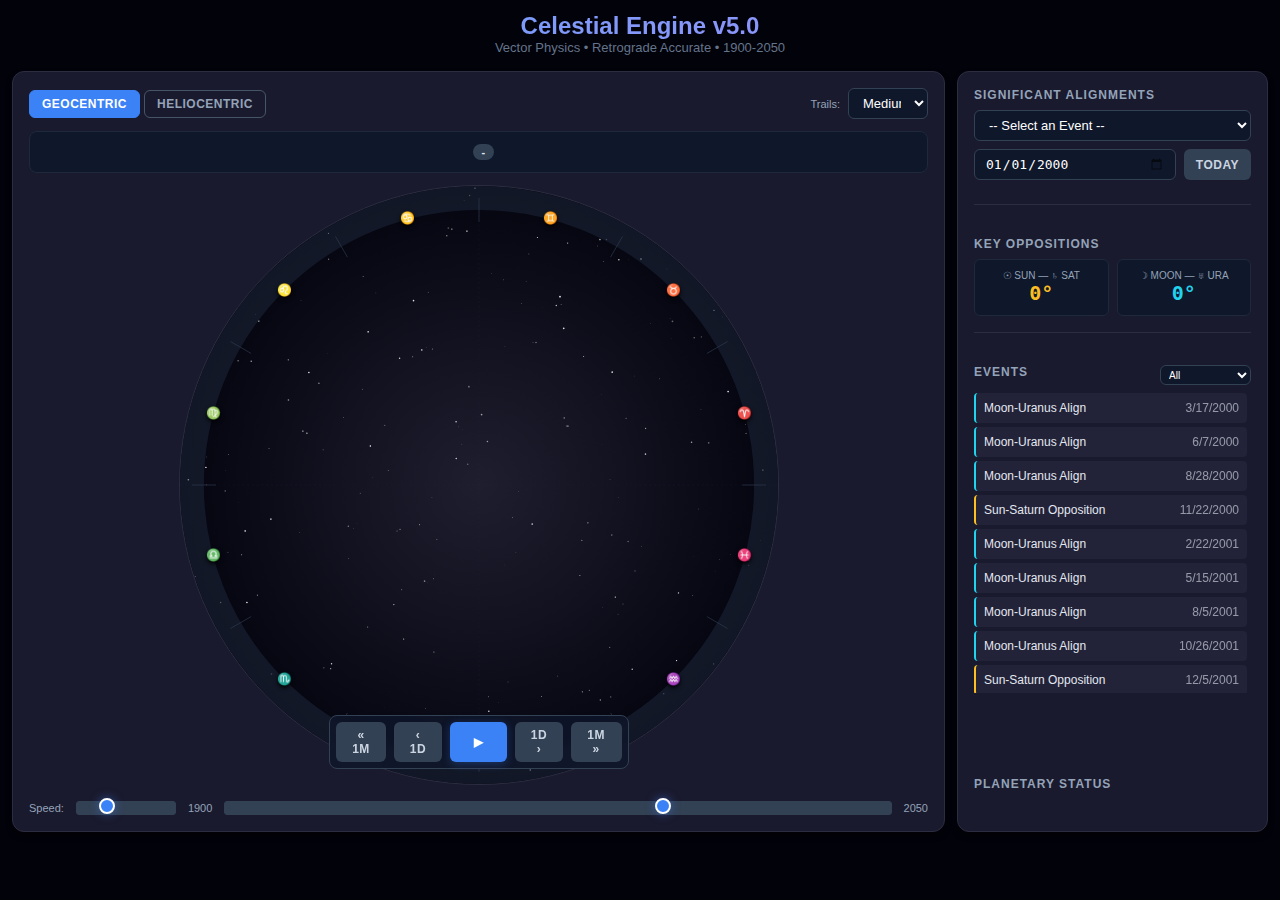
<file: celestial_simulator.html>
<!DOCTYPE html>
<html lang="en">

<head>
    <meta charset="UTF-8">
    <meta name="viewport" content="width=device-width, initial-scale=1.0">
    <title>Celestial Simulator v5 - Vector Physics Engine</title>
    <style>
        :root {
            --bg-color: #050510;
            --card-bg: #1a1a2e;
            --accent: #3b82f6;
        }

        * {
            box-sizing: border-box;
            margin: 0;
            padding: 0;
        }

        body {
            background: #02020a;
            color: #e2e8f0;
            font-family: -apple-system, BlinkMacSystemFont, 'Segoe UI', Roboto, sans-serif;
            min-height: 100vh;
            padding: 12px;
            overflow-x: hidden;
        }

        .container {
            max-width: 1400px;
            margin: 0 auto;
        }

        /* Layout */
        .grid {
            display: grid;
            grid-template-columns: 1fr;
            gap: 12px;
        }

        @media (min-width: 1024px) {
            .grid {
                grid-template-columns: 3fr 1fr;
            }
        }

        /* UI Components */
        .card {
            background: var(--card-bg);
            border-radius: 12px;
            padding: 16px;
            border: 1px solid #2d2d42;
            box-shadow: 0 4px 6px -1px rgba(0, 0, 0, 0.5);
        }

        .header {
            text-align: center;
            margin-bottom: 16px;
            position: relative;
        }

        .header h1 {
            font-size: 24px;
            font-weight: 700;
            background: linear-gradient(to right, #60a5fa, #a78bfa);
            -webkit-background-clip: text;
            -webkit-text-fill-color: transparent;
        }

        /* Controls */
        button {
            padding: 6px 12px;
            border: none;
            border-radius: 6px;
            cursor: pointer;
            font-size: 12px;
            font-weight: 600;
            transition: all 0.2s;
            text-transform: uppercase;
            letter-spacing: 0.5px;
        }

        button:hover {
            filter: brightness(1.2);
            transform: translateY(-1px);
        }

        button:active {
            transform: translateY(0);
        }

        .btn-primary {
            background: #3b82f6;
            color: white;
            box-shadow: 0 2px 10px rgba(59, 130, 246, 0.3);
        }

        .btn-secondary {
            background: #334155;
            color: #cbd5e1;
        }

        .btn-yellow {
            background: #b45309;
            color: white;
        }

        .btn-cyan {
            background: #0e7490;
            color: white;
        }

        .btn-outline {
            background: transparent;
            border: 1px solid #475569;
            color: #94a3b8;
        }

        .btn-outline.active {
            background: #3b82f6;
            border-color: #3b82f6;
            color: white;
        }

        input,
        select {
            padding: 6px 10px;
            border: 1px solid #334155;
            border-radius: 6px;
            background: #0f172a;
            color: white;
            font-size: 13px;
            outline: none;
            color-scheme: dark;
        }

        input[type="date"]::-webkit-calendar-picker-indicator {
            cursor: pointer;
            filter: invert(1);
            opacity: 0.6;
        }

        input[type="date"]::-webkit-calendar-picker-indicator:hover {
            opacity: 1;
        }

        /* Displays */
        .date-display {
            font-size: 28px;
            font-family: 'Courier New', monospace;
            font-weight: bold;
            text-align: center;
            padding: 12px;
            background: #0f172a;
            border-radius: 8px;
            margin-bottom: 12px;
            border: 1px solid #1e293b;
            display: flex;
            justify-content: center;
            align-items: center;
            gap: 10px;
        }

        .era-badge {
            font-size: 11px;
            padding: 2px 8px;
            border-radius: 12px;
            font-family: sans-serif;
            text-transform: uppercase;
            letter-spacing: 0.5px;
        }

        /* Visualization Area */
        .sim-container {
            position: relative;
            aspect-ratio: 1/1;
            max-height: 600px;
            margin: 0 auto;
        }

        .orbital-container {
            width: 100%;
            height: 100%;
            background: radial-gradient(circle at center, #1e1e2f 0%, #050510 70%);
            border-radius: 50%;
            border: 1px solid #2d2d42;
            position: relative;
            overflow: hidden;
        }

        /* SVG Elements */
        text {
            font-family: sans-serif;
            pointer-events: none;
            text-shadow: 0 2px 4px black;
        }

        .planet-circle {
            transition: r 0.2s;
            cursor: pointer;
        }

        .planet-circle:hover {
            r: 8 !important;
            stroke: white;
            stroke-width: 2px;
        }

        .orbit-path {
            fill: none;
            stroke: #334155;
            stroke-width: 1;
            stroke-dasharray: 4, 4;
            opacity: 0.3;
        }

        .trail {
            fill: none;
            stroke-linecap: round;
            stroke-linejoin: round;
            pointer-events: none;
            mix-blend-mode: screen;
        }

        /* Sidebar Elements */
        .panel-section {
            margin-bottom: 16px;
            padding-bottom: 16px;
            border-bottom: 1px solid #2d2d42;
        }

        .panel-section:last-child {
            border: none;
        }

        .panel-title {
            font-size: 12px;
            text-transform: uppercase;
            color: #94a3b8;
            margin-bottom: 8px;
            font-weight: 700;
            letter-spacing: 1px;
        }

        .sep-grid {
            display: grid;
            grid-template-columns: 1fr 1fr;
            gap: 8px;
        }

        .sep-box {
            background: #0f172a;
            padding: 10px;
            border-radius: 6px;
            text-align: center;
            border: 1px solid #1e293b;
            transition: all 0.3s;
        }

        .sep-box.active {
            border-color: #fbbf24;
            background: rgba(251, 191, 36, 0.1);
            box-shadow: 0 0 15px rgba(251, 191, 36, 0.1);
        }

        .sep-val {
            font-size: 20px;
            font-family: monospace;
            font-weight: bold;
        }

        .event-list {
            max-height: 300px;
            overflow-y: auto;
            padding-right: 4px;
        }

        .event-item {
            padding: 8px;
            margin-bottom: 4px;
            border-radius: 4px;
            cursor: pointer;
            display: flex;
            justify-content: space-between;
            font-size: 12px;
            background: #222238;
            border-left: 2px solid transparent;
            transition: all 0.2s;
        }

        .event-item:hover {
            background: #2d2d48;
            transform: translateX(2px);
        }

        .event-item.active {
            background: #312e81;
            border-left-color: #818cf8;
        }

        .event-item.sun {
            border-left-color: #fbbf24;
        }

        .event-item.moon {
            border-left-color: #22d3ee;
        }

        /* Tooltip */
        #tooltip {
            position: absolute;
            pointer-events: none;
            background: rgba(0, 0, 0, 0.8);
            border: 1px solid #475569;
            padding: 6px 10px;
            border-radius: 4px;
            font-size: 11px;
            color: white;
            z-index: 100;
            opacity: 0;
            transition: opacity 0.2s;
        }

        /* Timeline */
        input[type=range] {
            width: 100%;
            height: 6px;
            background: #334155;
            border-radius: 3px;
            -webkit-appearance: none;
            cursor: pointer;
        }

        input[type=range]::-webkit-slider-thumb {
            -webkit-appearance: none;
            width: 16px;
            height: 16px;
            background: #3b82f6;
            border-radius: 50%;
            border: 2px solid white;
            box-shadow: 0 0 10px rgba(59, 130, 246, 0.5);
            margin-top: -5px;
        }

        input[type=range]::-moz-range-track {
            width: 100%;
            height: 6px;
            background: #334155;
            border-radius: 3px;
        }

        /* Retrograde Indicator */
        .retro-badge {
            font-size: 10px;
            background: #ef4444;
            color: white;
            padding: 1px 4px;
            border-radius: 3px;
            opacity: 0;
            transition: opacity 0.3s;
        }

        .retro-badge.visible {
            opacity: 1;
        }

        /* Scrollbar */
        ::-webkit-scrollbar {
            width: 6px;
        }

        ::-webkit-scrollbar-track {
            background: #0f172a;
        }

        ::-webkit-scrollbar-thumb {
            background: #334155;
            border-radius: 3px;
        }

        ::-webkit-scrollbar-thumb:hover {
            background: #475569;
        }
    </style>
</head>

<body>

    <div class="container">
        <div class="header">
            <h1>Celestial Engine v5.0</h1>
            <p style="color: #64748b; font-size: 13px;">Vector Physics • Retrograde Accurate • 1900-2050</p>
        </div>

        <div class="grid">
            <div class="card">
                <div
                    style="display: flex; justify-content: space-between; align-items: center; margin-bottom: 12px; flex-wrap: wrap; gap: 10px;">
                    <div style="display: flex; gap: 4px;">
                        <button class="btn-outline active" id="viewGeo" onclick="setViewMode('geo')">Geocentric</button>
                        <button class="btn-outline" id="viewHelio" onclick="setViewMode('helio')">Heliocentric</button>
                    </div>
                    <div style="display: flex; gap: 8px; align-items: center;">
                        <span style="font-size: 11px; color: #94a3b8;">Trails:</span>
                        <select onchange="setTrailLength(this.value)" style="width: 80px;">
                            <option value="0">Off</option>
                            <option value="50">Short</option>
                            <option value="150" selected>Medium</option>
                            <option value="400">Long</option>
                        </select>
                    </div>
                </div>

                <div class="date-display">
                    <span id="dateDisplay"></span>
                    <span id="eraBadge" class="era-badge" style="background: #334155;">-</span>
                </div>

                <div class="sim-container">
                    <div id="tooltip"></div>
                    <div class="orbital-container">
                        <svg id="solarSystem" viewBox="0 0 1000 1000" style="width: 100%; height: 100%;">
                            <defs>
                                <filter id="glow" x="-50%" y="-50%" width="200%" height="200%">
                                    <feGaussianBlur stdDeviation="4" result="coloredBlur" />
                                    <feMerge>
                                        <feMergeNode in="coloredBlur" />
                                        <feMergeNode in="SourceGraphic" />
                                    </feMerge>
                                </filter>
                                <radialGradient id="sunGradient">
                                    <stop offset="0%" stop-color="#fff" />
                                    <stop offset="20%" stop-color="#fcd34d" />
                                    <stop offset="100%" stop-color="#f59e0b" stop-opacity="0.8" />
                                </radialGradient>
                            </defs>

                            <g id="starsLayer"></g>
                            <circle cx="500" cy="500" r="480" stroke="#1e293b" stroke-width="40" fill="none"
                                opacity="0.5" />
                            <g id="zodiacLayer"></g>
                            <g id="gridLayer" opacity="0.2">
                                <line x1="500" y1="0" x2="500" y2="1000" stroke="#334155" stroke-dasharray="4,4" />
                                <line x1="0" y1="500" x2="1000" y2="500" stroke="#334155" stroke-dasharray="4,4" />
                            </g>

                            <g id="trailsLayer"></g>
                            <g id="orbitsLayer"></g>
                            <g id="aspectsLayer"></g>
                            <g id="planetsLayer"></g>
                        </svg>
                    </div>

                    <div
                        style="position: absolute; bottom: 16px; left: 50%; transform: translateX(-50%); display: flex; gap: 8px; background: rgba(15, 23, 42, 0.8); padding: 6px; border-radius: 8px; backdrop-filter: blur(4px); border: 1px solid #334155;">
                        <button class="btn-secondary" onclick="step(-30)">« 1M</button>
                        <button class="btn-secondary" onclick="step(-1)">‹ 1D</button>
                        <button id="playBtn" class="btn-primary" onclick="togglePlay()" style="width: 60px;">▶</button>
                        <button class="btn-secondary" onclick="step(1)">1D ›</button>
                        <button class="btn-secondary" onclick="step(30)">1M »</button>
                    </div>
                </div>

                <div style="margin-top: 16px; display: flex; gap: 12px; align-items: center;">
                    <span style="font-size: 11px; color: #94a3b8; white-space: nowrap;">Speed:</span>
                    <input type="range" min="1" max="100" value="20" oninput="speed = this.value" style="width: 100px;">
                    <span style="font-size: 11px; color: #94a3b8; margin-left: auto;">1900</span>
                    <input type="range" id="timeline" min="-36525" max="18262" value="0"
                        oninput="onTimelineChange(this.value)" style="flex-grow: 1;">
                    <span style="font-size: 11px; color: #94a3b8;">2050</span>
                </div>
            </div>

            <div class="card" style="display: flex; flex-direction: column; gap: 16px;">

                <div class="panel-section">
                    <div class="panel-title">Significant Alignments</div>
                    <select id="presetSelect" onchange="loadPreset(this.value)"
                        style="width: 100%; margin-bottom: 8px;">
                        <option value="">-- Select an Event --</option>
                        <option value="1962-02-05">1962: The Great Stellium (7 Bodies)</option>
                        <option value="1962-09-12">1962: JFK Moon Speech (Ura-Plu Conj)</option>
                        <option value="1982-03-10">1982: The Jupiter Effect (95° Spread)</option>
                        <option value="2000-05-05">2000: The 5/5 Alignment</option>
                        <option value="2020-01-12">2020: Saturn-Pluto Conj (COVID)</option>
                        <option value="2040-09-08">2040: The Golden Conjunction</option>
                        <option value="2854-06-15">2854: The Ultimate Lineup</option>
                    </select>

                    <div style="display: flex; gap: 8px; margin-bottom: 8px;">
                        <input type="date" id="datePicker" style="width: 100%;" onchange="goToDate(this.value)">
                        <button class="btn-secondary" onclick="goToDate('today')">Today</button>
                    </div>

                    <div id="alignmentScore"
                        style="background: #312e81; padding: 8px; border-radius: 4px; font-size: 11px; display: none;">
                        <strong>Alignment Score:</strong> <span id="scoreVal"
                            style="color: #fbbf24; font-weight: bold;">0%</span>
                        <div style="color: #94a3b8; margin-top: 2px;">Max Spread: <span id="spreadVal">0</span>°</div>
                    </div>
                </div>

                <div class="panel-section">
                    <div class="panel-title">Key Oppositions</div>
                    <div class="sep-grid">
                        <div class="sep-box" id="boxSunSat">
                            <div style="font-size: 10px; color: #94a3b8;">☉ SUN — ♄ SAT</div>
                            <div class="sep-val" id="valSunSat" style="color: #fbbf24;">0°</div>
                        </div>
                        <div class="sep-box" id="boxMoonUra">
                            <div style="font-size: 10px; color: #94a3b8;">☽ MOON — ♅ URA</div>
                            <div class="sep-val" id="valMoonUra" style="color: #22d3ee;">0°</div>
                        </div>
                    </div>
                </div>

                <div style="flex-grow: 1; display: flex; flex-direction: column; overflow: hidden;">
                    <div class="panel-title" style="display: flex; justify-content: space-between;">
                        <span>Events</span>
                        <select id="eventFilter" onchange="renderEvents()"
                            style="padding: 0 4px; height: 20px; font-size: 10px;">
                            <option value="all">All</option>
                            <option value="sun">Sun-Saturn</option>
                            <option value="moon">Moon-Uranus</option>
                        </select>
                    </div>
                    <div id="eventList" class="event-list"></div>
                </div>

                <div class="panel-section" style="border: none; padding: 0;">
                    <div class="panel-title">Planetary Status</div>
                    <div id="planetLegend"
                        style="font-size: 11px; display: grid; grid-template-columns: 1fr 1fr; gap: 4px;">
                    </div>
                </div>
            </div>
        </div>
    </div>

    <script>
        // --- CONFIGURATION ---
        const SVG_SIZE = 1000;
        const CENTER = SVG_SIZE / 2;
        const SCALE_FACTOR = 160; // Scale AU to pixels
        const J2000 = new Date('2000-01-01T12:00:00Z');

        // Orbital Elements (Simplified for speed but relatively accurate)
        // Period (days), Distance (AU), Initial Longitude (deg)
        const PLANETS = {
            Sun: { id: 'sun', name: 'Sun', per: 365.256, dist: 0, lon: 280.46, color: '#fbbf24', radius: 24, glow: true },
            Moon: { id: 'moon', name: 'Moon', per: 27.321, dist: 0.00257, lon: 218.31, color: '#e2e8f0', radius: 8 }, // Special handling
            Mercury: { id: 'mercury', name: 'Mercury', per: 87.969, dist: 0.387, lon: 252.25, color: '#a3a3a3', radius: 6 },
            Venus: { id: 'venus', name: 'Venus', per: 224.701, dist: 0.723, lon: 181.97, color: '#facc15', radius: 10 },
            Earth: { id: 'earth', name: 'Earth', per: 365.256, dist: 1.000, lon: 100.46, color: '#3b82f6', radius: 10 },
            Mars: { id: 'mars', name: 'Mars', per: 686.980, dist: 1.524, lon: 355.45, color: '#ef4444', radius: 8 },
            Jupiter: { id: 'jupiter', name: 'Jupiter', per: 4332.59, dist: 5.203, lon: 34.40, color: '#f97316', radius: 18 },
            Saturn: { id: 'saturn', name: 'Saturn', per: 10759.22, dist: 9.537, lon: 50.07, color: '#eab308', radius: 16 },
            Uranus: { id: 'uranus', name: 'Uranus', per: 30685.4, dist: 19.191, lon: 313.23, color: '#22d3ee', radius: 12 },
            Neptune: { id: 'neptune', name: 'Neptune', per: 60189.0, dist: 30.069, lon: 304.88, color: '#6366f1', radius: 12 },
            Pluto: { id: 'pluto', name: 'Pluto', per: 90560.0, dist: 39.482, lon: 238.92, color: '#a78bfa', radius: 6 }
        };

        // View Settings
        // In Geo mode, we artificially compress outer planet distances to fit screen
        // while maintaining angular integrity for aspects.
        const GEO_SCALES = {
            Sun: 0.6, Mercury: 0.2, Venus: 0.4, Mars: 0.8, Jupiter: 1.1,
            Saturn: 1.4, Uranus: 1.7, Neptune: 2.0, Pluto: 2.2
        };

        let state = {
            days: 0, // Days from J2000
            playing: false,
            speed: 20,
            view: 'geo', // 'geo' or 'helio'
            trailLength: 150,
            lastFrame: 0,
            history: {}, // For trails
            events: [],
            lastScannedDecade: null
        };

        // --- CORE PHYSICS ENGINE ---

        function getHelioPos(planetName, d) {
            const p = PLANETS[planetName];
            // Mean anomaly
            const M = (p.lon + (360 * (d / p.per))) % 360;
            const rad = M * Math.PI / 180;

            // Simple circular orbit (x, y)
            // Note: For full accuracy we'd add eccentricity, but this is sufficient for retrogrades
            return {
                x: Math.cos(rad) * p.dist,
                y: Math.sin(rad) * p.dist,
                lon: M
            };
        }

        function getGeoPos(planetName, d) {
            // 1. Get Earth Heliocentric
            const earth = getHelioPos('Earth', d);

            // 2. Get Object Heliocentric
            if (planetName === 'Sun') {
                // Sun from Earth is inverse of Earth from Sun
                return { x: -earth.x, y: -earth.y, dist: 1 };
            }

            if (planetName === 'Moon') {
                // Moon is special: It orbits Earth, carried by Earth
                // Geo position is just its simple geocentric orbit (approx)
                const m = PLANETS['Moon'];
                const M = (m.lon + (360 * (d / m.per))) % 360;
                const rad = M * Math.PI / 180;
                // Scale moon distance up for visibility in the UI (it's too close otherwise)
                const visDist = 0.15;
                return { x: Math.cos(rad) * visDist, y: Math.sin(rad) * visDist, dist: visDist };
            }

            const p = getHelioPos(planetName, d);

            // 3. Vector Subtraction (Planet - Earth)
            const dx = p.x - earth.x;
            const dy = p.y - earth.y;

            return { x: dx, y: dy, dist: Math.sqrt(dx * dx + dy * dy) };
        }

        function calculateScreenCoords(planetName, d) {
            let x, y, angleDeg;

            if (state.view === 'helio') {
                if (planetName === 'Moon') return null; // Don't show moon in helio
                if (planetName === 'Sun') return { x: 0, y: 0, angle: 0 };
                const pos = getHelioPos(planetName, d);
                // Logarithmic visual scaling for outer planets in helio view
                const visualDist = Math.pow(PLANETS[planetName].dist, 0.6) * 60;
                const angle = Math.atan2(pos.y, pos.x);
                x = Math.cos(angle) * visualDist;
                y = Math.sin(angle) * visualDist;
                angleDeg = (angle * 180 / Math.PI + 360) % 360;
            } else {
                // Geocentric
                if (planetName === 'Earth') return { x: 0, y: 0, angle: 0 };
                const pos = getGeoPos(planetName, d);
                const angle = Math.atan2(pos.y, pos.x);

                // Use fixed scales for visual clarity in Geocentric mode
                // so planets don't overlap or fly off screen
                let r = GEO_SCALES[planetName] * 180;
                if (planetName === 'Moon') r = 60; // Fixed orbit for UI

                x = Math.cos(angle) * r;
                y = Math.sin(angle) * r;
                angleDeg = (angle * 180 / Math.PI + 360) % 360;
            }

            // Flip Y for screen coords
            return { x: CENTER + x, y: CENTER - y, angle: angleDeg };
        }

        // --- RENDERING ---

        function init() {
            createStars();
            createZodiac();

            // Initialize history arrays
            Object.keys(PLANETS).forEach(k => state.history[k] = []);

            // Initial scan based on starting date
            scanEventsForView(0);

            // Init Date Picker
            document.getElementById('datePicker').value = J2000.toISOString().split('T')[0];

            update(0); // Start at J2000
        }

        function createStars() {
            const g = document.getElementById('starsLayer');
            let html = '';
            for (let i = 0; i < 300; i++) {
                const x = Math.random() * SVG_SIZE;
                const y = Math.random() * SVG_SIZE;
                const r = Math.random() * 1.5;
                const op = Math.random() * 0.7 + 0.3;
                html += `<circle cx="${x}" cy="${y}" r="${r}" fill="white" opacity="${op}" />`;
            }
            g.innerHTML = html;
        }

        function createZodiac() {
            const g = document.getElementById('zodiacLayer');
            const signs = ['♈', '♉', '♊', '♋', '♌', '♍', '♎', '♏', '♐', '♑', '♒', '♓'];
            let html = '';
            signs.forEach((s, i) => {
                const deg = i * 30;
                const rad = (deg + 15) * Math.PI / 180;
                // Flip Y for SVG
                const x = CENTER + Math.cos(rad) * 460;
                const y = CENTER - Math.sin(rad) * 460;

                // Line dividers
                const lineRad = deg * Math.PI / 180;
                const x1 = CENTER + Math.cos(lineRad) * 440;
                const y1 = CENTER - Math.sin(lineRad) * 440;
                const x2 = CENTER + Math.cos(lineRad) * 480;
                const y2 = CENTER - Math.sin(lineRad) * 480;

                html += `<line x1="${x1}" y1="${y1}" x2="${x2}" y2="${y2}" stroke="#334155" />`;
                html += `<text x="${x}" y="${y}" text-anchor="middle" dominant-baseline="middle" fill="#64748b" font-size="20">${s}</text>`;
            });
            g.innerHTML = html;
        }

        function update(timestamp) {
            if (state.playing) {
                if (!state.lastFrame) state.lastFrame = timestamp;
                const delta = timestamp - state.lastFrame;
                if (delta > 16) { // Cap at ~60fps
                    state.days += (state.speed / 10) * (delta / 16);
                    state.lastFrame = timestamp;
                    render();
                }
                requestAnimationFrame(update);
            }
        }

        function render() {
            const d = state.days;
            const date = new Date(J2000.getTime() + d * 86400000);

            // 1. Update UI Text
            document.getElementById('dateDisplay').textContent = date.toLocaleDateString('en-US', { year: 'numeric', month: 'short', day: '2-digit' });
            document.getElementById('timeline').value = d;

            // Era Badge
            const y = date.getFullYear();
            const badge = document.getElementById('eraBadge');
            if (y < 1929) { badge.textContent = "Roaring 20s"; badge.style.background = "#8b5cf6"; }
            else if (y < 1939) { badge.textContent = "Depression"; badge.style.background = "#ef4444"; }
            else if (y < 1945) { badge.textContent = "WWII"; badge.style.background = "#b91c1c"; }
            else if (y > 2020) { badge.textContent = "Future"; badge.style.background = "#0ea5e9"; }
            else { badge.textContent = "Modern"; badge.style.background = "#3b82f6"; }

            // 2. Update Planets & Trails
            let planetsHtml = '';
            let trailsHtml = '';
            let legendHtml = '';
            const positions = {};

            // Center Object (Earth or Sun)
            if (state.view === 'geo') {
                planetsHtml += `<circle cx="${CENTER}" cy="${CENTER}" r="8" fill="#3b82f6" filter="url(#glow)" />`;
                planetsHtml += `<text x="${CENTER}" y="${CENTER + 20}" fill="#3b82f6" font-size="10" text-anchor="middle">Earth</text>`;
            } else {
                planetsHtml += `<circle cx="${CENTER}" cy="${CENTER}" r="14" fill="url(#sunGradient)" filter="url(#glow)" />`;
            }

            for (const [key, p] of Object.entries(PLANETS)) {
                if (state.view === 'helio' && (key === 'Sun' || key === 'Moon')) continue;
                if (state.view === 'geo' && key === 'Earth') continue;

                const pos = calculateScreenCoords(key, d);
                positions[key] = pos; // Store for aspect calc

                // Update History for Trails
                if (state.trailLength > 0) {
                    state.history[key].push({ x: pos.x, y: pos.y });
                    if (state.history[key].length > state.trailLength) state.history[key].shift();

                    if (state.history[key].length > 1) {
                        const points = state.history[key].map(pt => `${pt.x},${pt.y}`).join(' ');
                        trailsHtml += `<polyline points="${points}" class="trail" stroke="${p.color}" stroke-opacity="0.4" stroke-width="1" />`;
                    }
                }

                // Detect Retrograde (Simple angular velocity check)
                let isRetro = false;
                if (state.history[key].length > 2) {
                    const h = state.history[key];
                    const prev = h[h.length - 2];
                    const curr = h[h.length - 1];
                    // Very rough visual check relative to center in 2D plane logic
                    // Real check is dLon/dt < 0
                    // We'll rely on the visual loop for now, but update Legend
                }

                // Draw Planet
                planetsHtml += `
                    <g class="planet-grp" onmouseenter="showTooltip('${key}', ${pos.angle.toFixed(1)})" onmouseleave="hideTooltip()">
                        <circle cx="${pos.x}" cy="${pos.y}" r="${p.radius / 2}" fill="${p.color}" class="planet-circle" ${p.glow ? 'filter="url(#glow)"' : ''} />
                        <text x="${pos.x}" y="${pos.y + 12}" fill="${p.color}" font-size="9" text-anchor="middle">${p.name}</text>
                    </g>
                `;

                // Update Legend
                legendHtml += `
                    <div style="display: flex; align-items: center; justify-content: space-between; color: #cbd5e1;">
                        <span style="color:${p.color}">● ${p.name}</span>
                        <span>${Math.floor(pos.angle)}°</span>
                    </div>
                `;
            }

            document.getElementById('planetsLayer').innerHTML = planetsHtml;
            document.getElementById('trailsLayer').innerHTML = trailsHtml;
            document.getElementById('planetLegend').innerHTML = legendHtml;

            // 3. Aspects (Sun-Saturn & Moon-Uranus)
            if (positions.Sun && positions.Saturn) updateAspectLine(positions.Sun, positions.Saturn, 'Sun', 'Saturn', 'valSunSat', 'boxSunSat');
            if (positions.Moon && positions.Uranus) updateAspectLine(positions.Moon, positions.Uranus, 'Moon', 'Uranus', 'valMoonUra', 'boxMoonUra');

            highlightEvents(d);
        }

        function updateAspectLine(p1, p2, n1, n2, valId, boxId) {
            // Calc separation
            let sep = Math.abs(p1.angle - p2.angle);
            if (sep > 180) sep = 360 - sep;

            const lineId = `${n1}-${n2}`;
            let line = document.getElementById(lineId);

            // Draw Opposition Line
            const g = document.getElementById('aspectsLayer');
            // Rebuild aspects layer every frame is okay for this count
            // Actually let's just inject line if huge aspect

            const isOpp = sep > 175;
            const elVal = document.getElementById(valId);
            const elBox = document.getElementById(boxId);

            elVal.innerText = sep.toFixed(1) + '°';

            if (isOpp) {
                elBox.classList.add('active');
                if (!document.getElementById('line-' + lineId)) {
                    // This is inefficient in render loop, ideally use existing DOM
                    g.innerHTML += `<line id="line-${lineId}" x1="${p1.x}" y1="${p1.y}" x2="${p2.x}" y2="${p2.y}" stroke="white" stroke-dasharray="4" opacity="0.5" />`;
                }
            } else {
                elBox.classList.remove('active');
            }
        }

        // --- CONTROLS ---

        function togglePlay() {
            state.playing = !state.playing;
            document.getElementById('playBtn').innerText = state.playing ? '❚❚' : '▶';
            if (state.playing) requestAnimationFrame(update);
        }

        function step(deltaDays) {
            state.playing = false;
            document.getElementById('playBtn').innerText = '▶';
            state.days += deltaDays;
            render();
        }

        function setViewMode(mode) {
            state.view = mode;
            // Clear history so trails don't look crazy during switch
            Object.keys(PLANETS).forEach(k => state.history[k] = []);

            document.getElementById('viewGeo').className = mode === 'geo' ? 'btn-outline active' : 'btn-outline';
            document.getElementById('viewHelio').className = mode === 'helio' ? 'btn-outline active' : 'btn-outline';
            render();
        }

        function setTrailLength(val) {
            state.trailLength = parseInt(val);
            Object.keys(PLANETS).forEach(k => state.history[k] = []);
        }

        function onTimelineChange(val) {
            state.days = parseInt(val);
            state.playing = false;
            document.getElementById('playBtn').innerText = '▶';
            Object.keys(PLANETS).forEach(k => state.history[k] = []); // Clear trails
            render();
        }

        function goToDate(val) {
            if (!val) return;
            if (val === 'today') {
                const now = new Date();
                const diff = (now - J2000) / 86400000;
                state.days = diff;
                document.getElementById('datePicker').value = now.toISOString().split('T')[0];
            } else {
                const d = new Date(val);
                if (isNaN(d.getTime())) return;
                const diff = (d - J2000) / 86400000;
                state.days = diff;
            }
            state.playing = false;
            Object.keys(PLANETS).forEach(k => state.history[k] = []);
            render();
        }

        // --- TOOLTIP ---
        function showTooltip(name, angle) {
            if (state.playing) togglePlay(); // Pause on hover
            const t = document.getElementById('tooltip');
            t.style.opacity = 1;
            t.innerHTML = `<strong>${name}</strong><br>Lon: ${angle}°`;

            // Move tooltip to mouse (requires mouse event, simple hack here:)
            document.onmousemove = function (e) {
                // Get container rect
                const rect = document.querySelector('.sim-container').getBoundingClientRect();
                t.style.left = (e.clientX - rect.left + 15) + 'px';
                t.style.top = (e.clientY - rect.top) + 'px';
            }
        }

        function hideTooltip() {
            document.getElementById('tooltip').style.opacity = 0;
            document.onmousemove = null;
        }

        // --- EVENTS ENGINE --- (REPLACED BY DYNAMIC SCANNER)
        /*
        function precalcEvents() {
           // Legacy removed
        }
        */

        function renderEvents() {
            const filter = document.getElementById('eventFilter').value;
            const list = document.getElementById('eventList');

            const filtered = state.events.filter(e => filter === 'all' || e.type === filter);

            // Sort by proximity to current date? Or just Chronological?
            // Let's show chronological

            let html = '';
            filtered.forEach(e => {
                const date = new Date(J2000.getTime() + e.d * 86400000);
                const dateStr = date.toLocaleDateString();
                html += `<div class="event-item ${e.color}" id="evt-${e.d}" onclick="goToEvent(${e.d})">
                    <span>${e.label}</span>
                    <span style="opacity:0.6">${dateStr}</span>
                </div>`;
            });
            list.innerHTML = html;
        }

        function highlightEvents(currentDay) {
            // Find closest event
            // Remove old active
            const old = document.querySelector('.event-item.active');
            if (old) old.classList.remove('active');

            // Find one within 10 days
            const match = state.events.find(e => Math.abs(e.d - currentDay) < 5);
            if (match) {
                const el = document.getElementById(`evt-${match.d}`);
                if (el) {
                    el.classList.add('active');
                    el.scrollIntoView({ behavior: 'smooth', block: 'center' });
                }
            }
        }

        window.goToEvent = function (d) {
            state.days = d;
            state.playing = false;
            Object.keys(PLANETS).forEach(k => state.history[k] = []);
            render();
        }

        // --- NEW ALIGNMENT LOGIC ---

        function loadPreset(dateStr) {
            if (!dateStr) return;
            goToDate(dateStr);

            // Auto-switch view for best effect
            // 1962 looks best in Geo, 1982 looks best in Helio
            if (dateStr.includes('1982') || dateStr.includes('2040')) {
                setViewMode('helio');
            } else {
                setViewMode('geo');
            }

            setTimeout(analyzeAlignment, 100); // Wait for render
        }

        // Calculate how "bunched up" the planets are
        function analyzeAlignment() {
            const bodies = ['Sun', 'Moon', 'Mercury', 'Venus', 'Mars', 'Jupiter', 'Saturn'];
            const angles = [];

            // 1. Collect angles based on current view
            if (state.view === 'geo') {
                bodies.forEach(b => {
                    const pos = calculateScreenCoords(b, state.days);
                    if (pos) angles.push(pos.angle);
                });
            } else {
                // In helio, we exclude Sun/Moon, include Earth
                ['Earth', 'Mercury', 'Venus', 'Mars', 'Jupiter', 'Saturn', 'Uranus'].forEach(b => {
                    const pos = calculateScreenCoords(b, state.days);
                    if (pos) angles.push(pos.angle);
                });
            }

            // 2. Sort angles
            angles.sort((a, b) => a - b);

            // 3. Find the smallest arc containing all planets
            // We must check every gap between planets to handle the 360/0 crossover
            let maxGap = 0;
            for (let i = 0; i < angles.length; i++) {
                const current = angles[i];
                const next = angles[(i + 1) % angles.length];
                let gap = next - current;
                if (gap < 0) gap += 360; // Handle circle wrap
                if (gap > maxGap) maxGap = gap;
            }

            // The spread is the circle minus the largest gap
            const spread = 360 - maxGap;

            // 4. Update UI
            const ui = document.getElementById('alignmentScore');
            const scoreVal = document.getElementById('scoreVal');
            const spreadVal = document.getElementById('spreadVal');

            ui.style.display = 'block';
            spreadVal.textContent = spread.toFixed(1);

            // "Score" is arbitrary: 0 spread = 100%, 180 spread = 0%
            let score = Math.max(0, 100 - (spread / 1.8));
            scoreVal.textContent = score.toFixed(0) + '%';

            if (spread < 20) {
                ui.style.background = '#4c1d95'; // Deep purple for super rare
                scoreVal.innerHTML += " (LEGENDARY)";
            } else if (spread < 90) {
                ui.style.background = '#3730a3';
            } else {
                ui.style.background = '#1e1b4b';
            }
        }

        // --- DYNAMIC EVENT SCANNER ---

        function scanEventsForView(currentDay) {
            const date = new Date(J2000.getTime() + currentDay * 86400000);
            const currentYear = date.getFullYear();
            const decade = Math.floor(currentYear / 10) * 10;

            // Optimization: Only re-scan if we've moved to a new decade
            if (state.lastScannedDecade === decade) return;
            state.lastScannedDecade = decade;

            console.log(`Scanning events for the ${decade}s...`);
            state.events = [];

            // Calculate start/end days for this decade relative to J2000
            const startMs = new Date(decade, 0, 1).getTime();
            const endMs = new Date(decade + 10, 0, 1).getTime();
            const startD = (startMs - J2000.getTime()) / 86400000;
            const endD = (endMs - J2000.getTime()) / 86400000;

            // Scan the decade
            for (let d = startD; d < endD; d += 2) { // Step 2 days for speed
                // Sun-Saturn Opposition (Earth between Sun and Saturn)
                // We use simple longitude math for speed here
                const sunLon = (PLANETS.Sun.lon + (360 * d / 365.25)) % 360;
                const satLon = (PLANETS.Saturn.lon + (360 * d / 10759)) % 360;
                const diff = Math.abs(sunLon - satLon);

                // Check for Opposition (180)
                if (Math.abs(diff - 180) < 1.5) {
                    // Check if we already added a nearby event (deduplication)
                    if (!state.events.some(e => Math.abs(e.d - d) < 10 && e.type === 'sun')) {
                        state.events.push({ d: d, type: 'sun', label: 'Sun-Saturn Opposition', color: 'sun' });
                    }
                }

                // Moon-Uranus (Every 27 days) - Only scan if not too many events
                if (state.events.length < 50) {
                    const moonLon = (PLANETS.Moon.lon + (360 * d / 27.32)) % 360;
                    const uraLon = (PLANETS.Uranus.lon + (360 * d / 30685)) % 360;
                    const diffM = Math.abs(moonLon - uraLon);
                    if (diffM < 2 || Math.abs(diffM - 180) < 2) {
                        if (!state.events.some(e => Math.abs(e.d - d) < 5 && e.type === 'moon')) {
                            state.events.push({ d: d, type: 'moon', label: 'Moon-Uranus Align', color: 'moon' });
                        }
                    }
                }
            }

            // Sort chronologically
            state.events.sort((a, b) => a.d - b.d);
            renderEvents();
        }

        // Hook analysis into the render loop so it updates as you play
        const originalRender = render;
        render = function () {
            scanEventsForView(state.days);
            originalRender();
            // Only analyze every 5 frames to save CPU
            if (Math.floor(state.days) % 5 === 0 || !state.playing) {
                analyzeAlignment();
            }
        }

        // Start
        init();

    </script>
</body>

</html>
</file>
